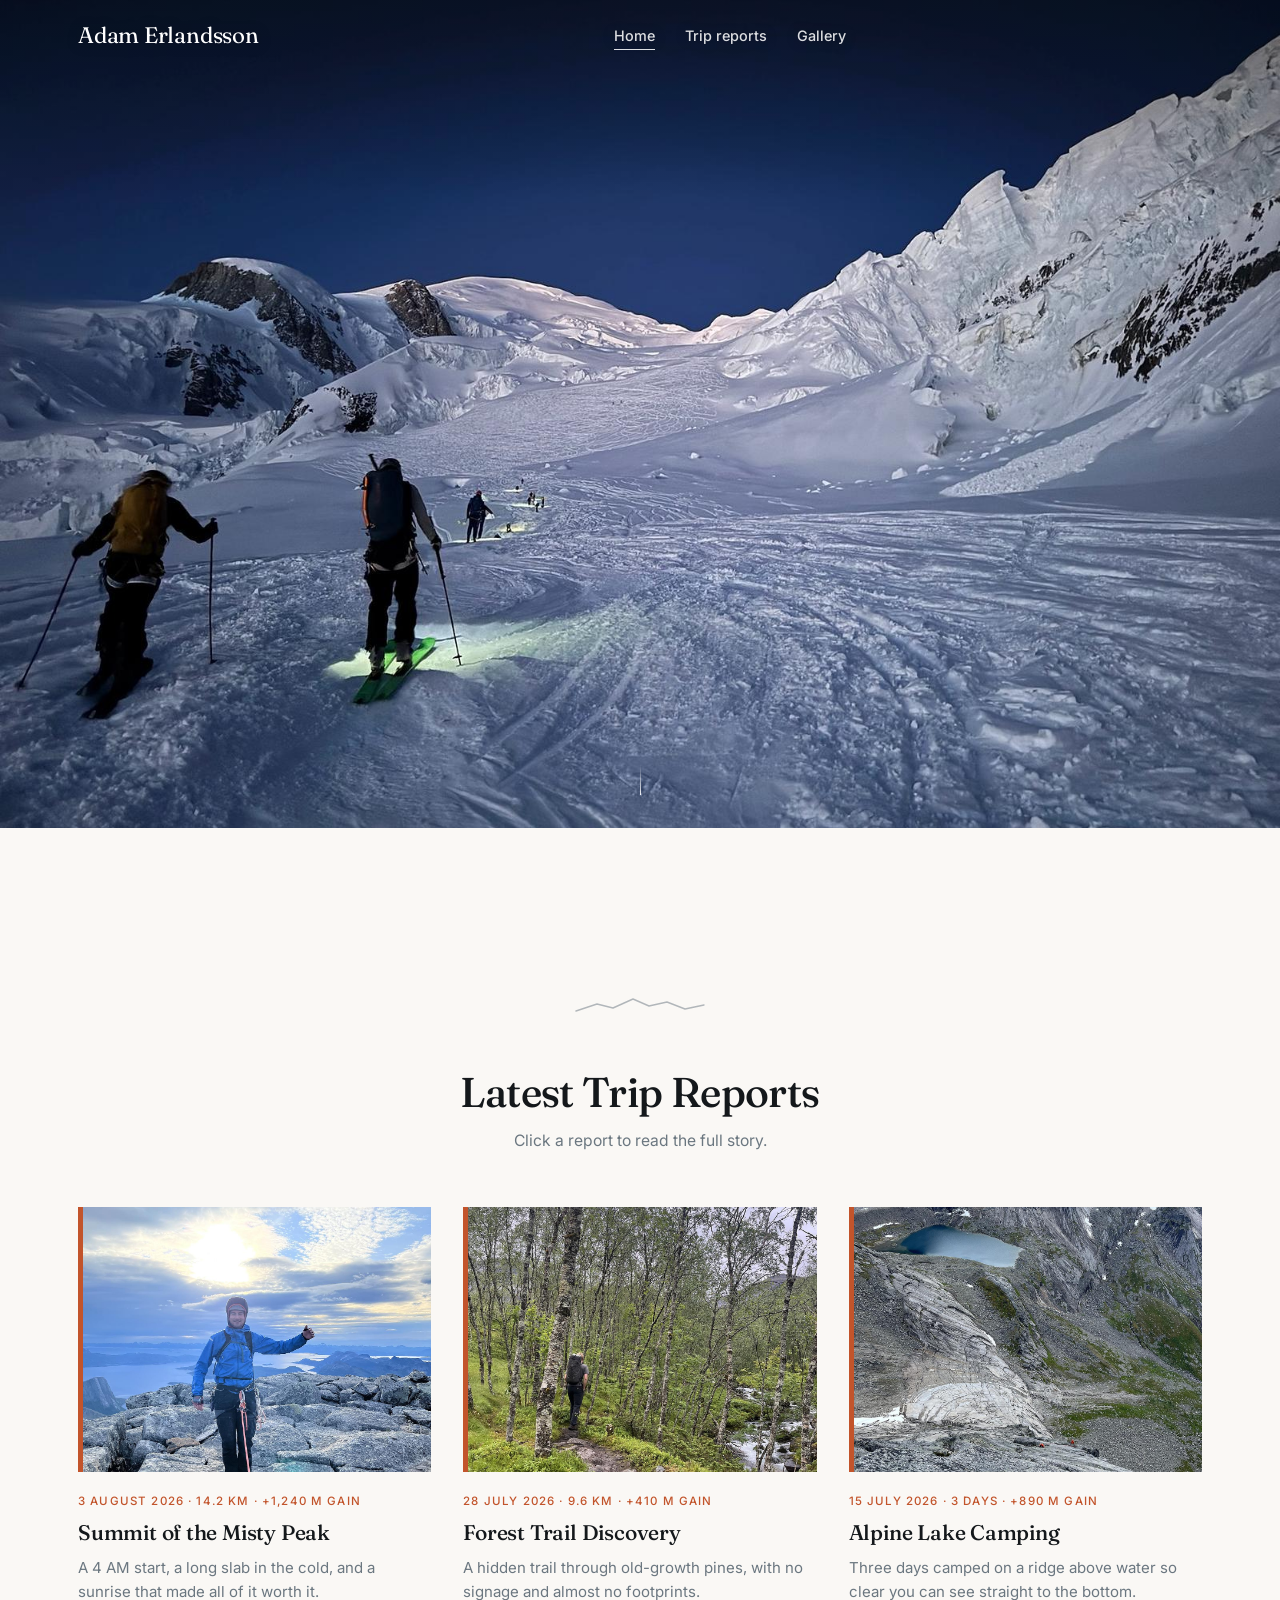
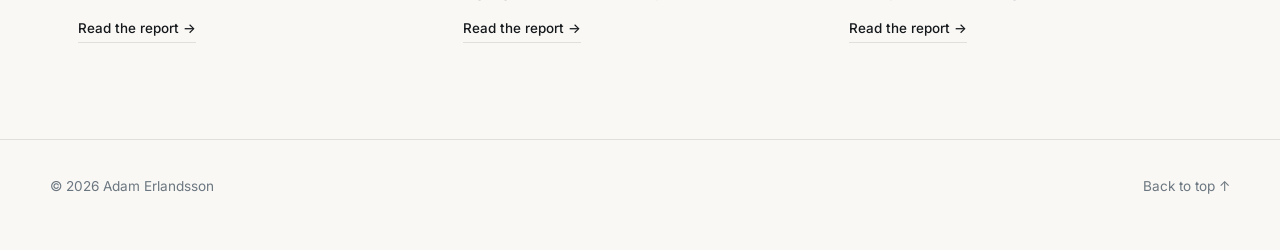
<file: index.html>
<!DOCTYPE html>
<html lang="en">
<head>
<meta charset="UTF-8">
<meta name="viewport" content="width=device-width, initial-scale=1">
<title>Adam Erlandsson — Mountain Adventures</title>
<meta name="description" content="A running log of summits, trails, and the sky above them.">

<meta property="og:title" content="Adam Erlandsson — Mountain Adventures">
<meta property="og:description" content="A running log of summits, trails, and the sky above them.">
<meta property="og:image" content="images/wall-above-the-tarn.jpg">
<meta property="og:type" content="website">
<meta name="theme-color" content="#faf8f5">

<link rel="icon" href="data:image/svg+xml,%3Csvg xmlns='http://www.w3.org/2000/svg' viewBox='0 0 32 32'%3E%3Crect width='32' height='32' rx='6' fill='%2314181b'/%3E%3Cpath d='M4 25 L12.5 9 L17 17.5 L20.5 11 L28 25 Z' fill='%23faf8f5'/%3E%3Cpath d='M12.5 9 L15.2 14 L9.8 14 Z' fill='%23c25a2e'/%3E%3C/svg%3E">

<link rel="preconnect" href="https://fonts.googleapis.com">
<link rel="preconnect" href="https://fonts.gstatic.com" crossorigin>
<link href="https://fonts.googleapis.com/css2?family=Fraunces:opsz,wght@9..144,400;9..144,500;9..144,600&family=Inter:wght@400;500;600&display=swap" rel="stylesheet">
<link rel="stylesheet" href="style.css">
</head>
<body data-page="home">

<noscript>
  <div class="noscript">This site needs JavaScript switched on to show the photos and reports.</div>
</noscript>

<script src="content.js"></script>
<script src="site.js"></script>
</body>
</html>
</file>
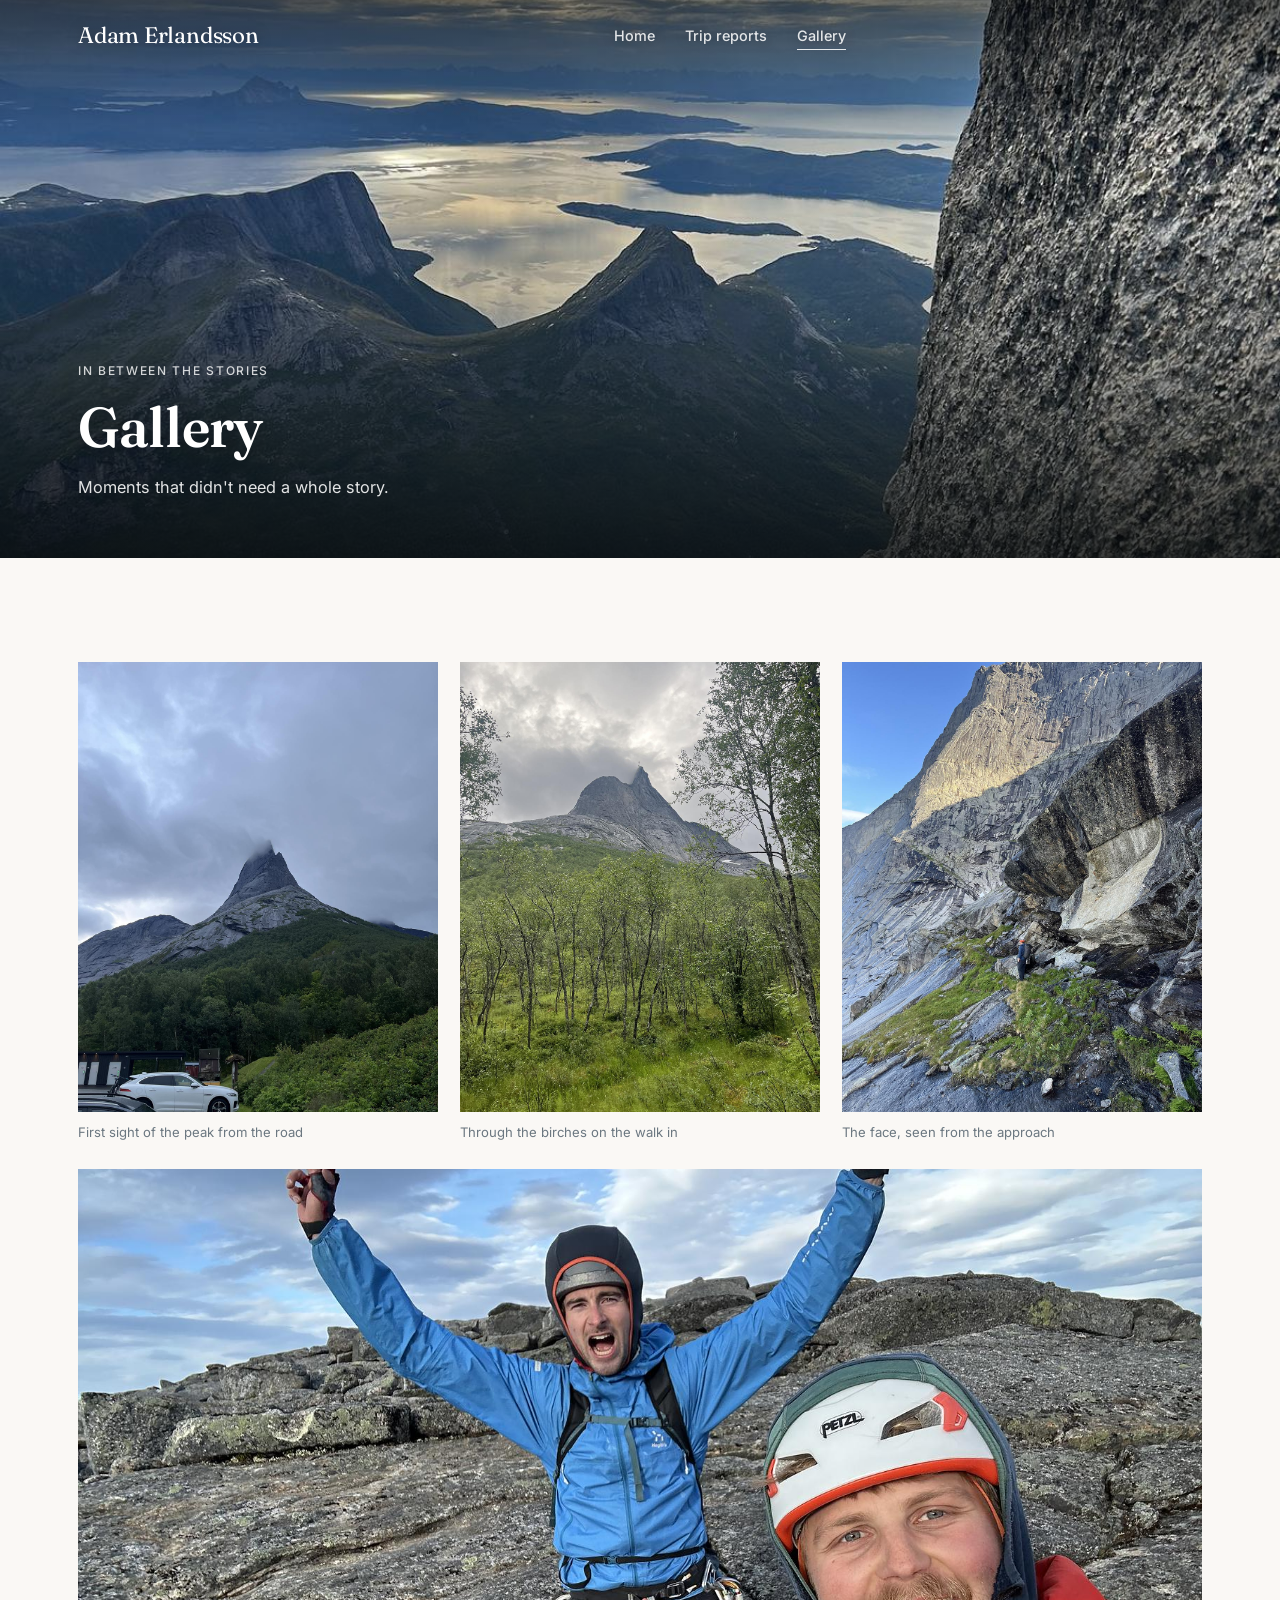
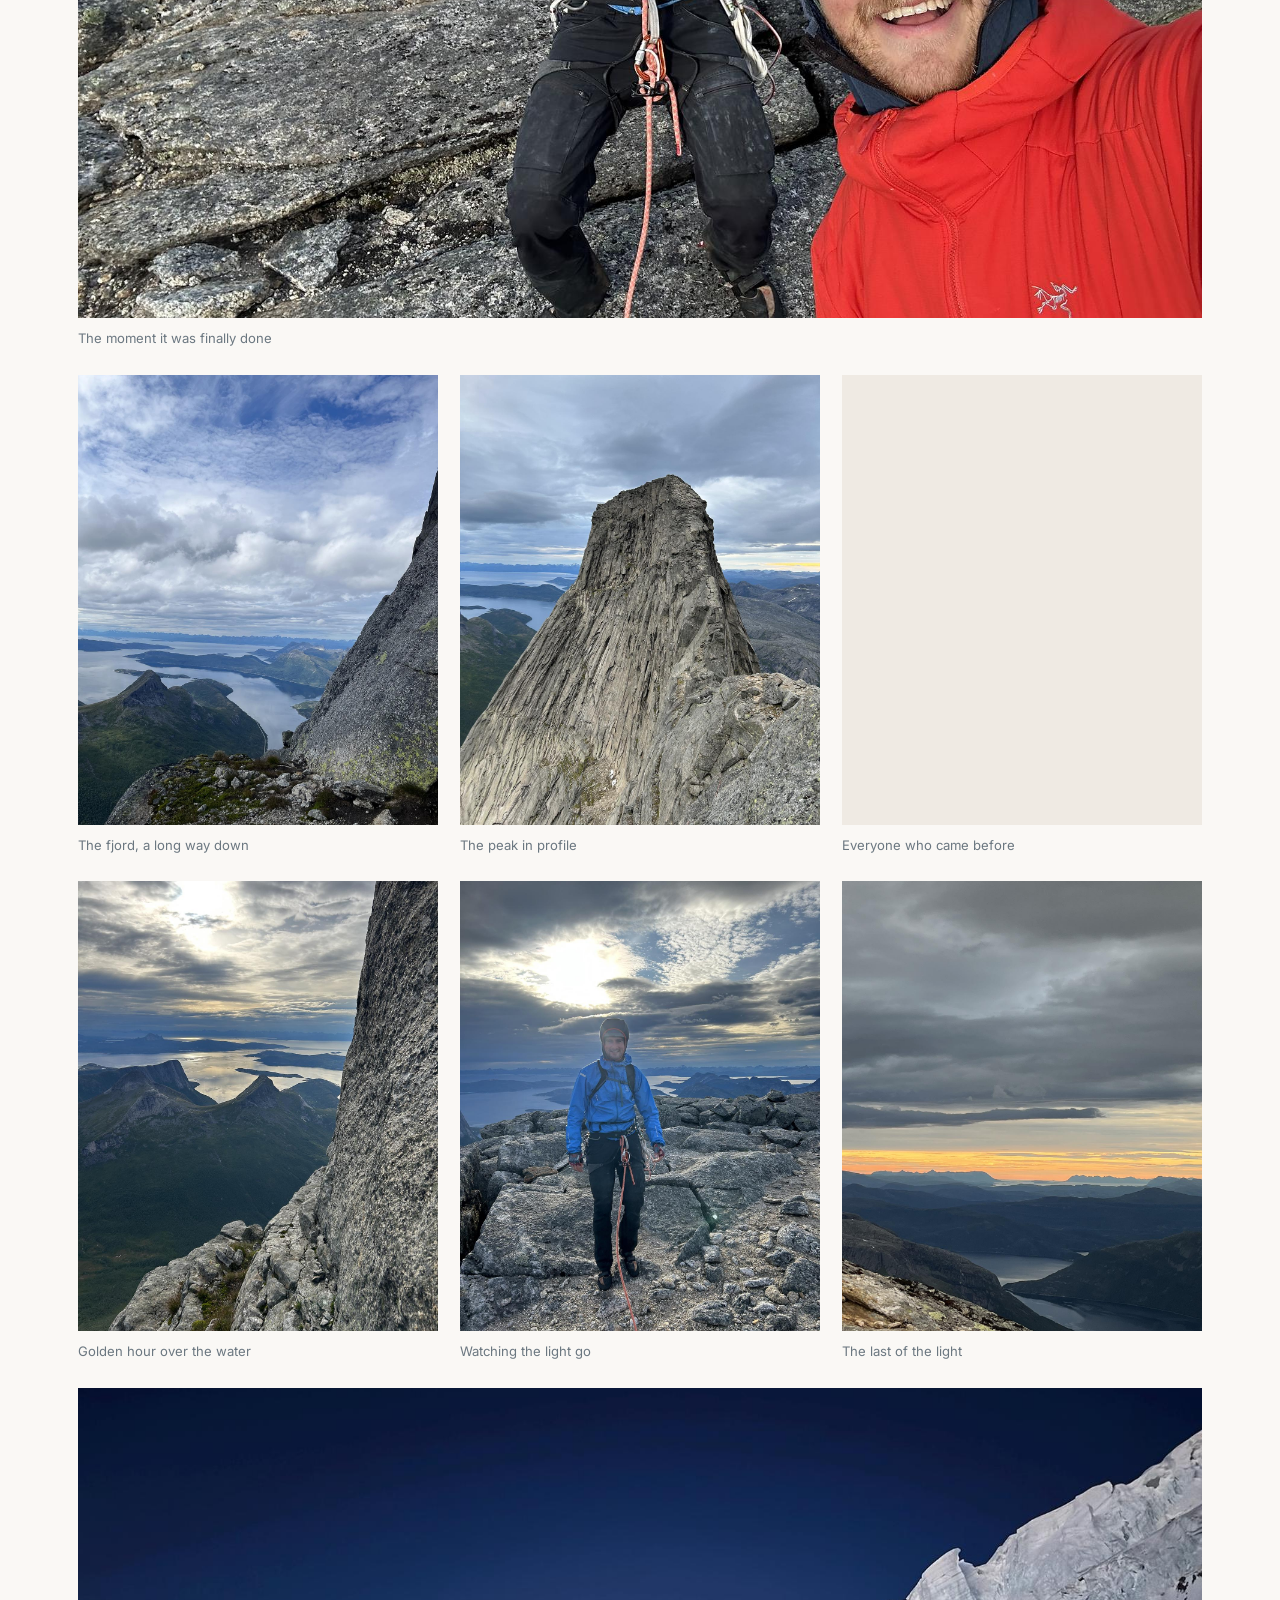
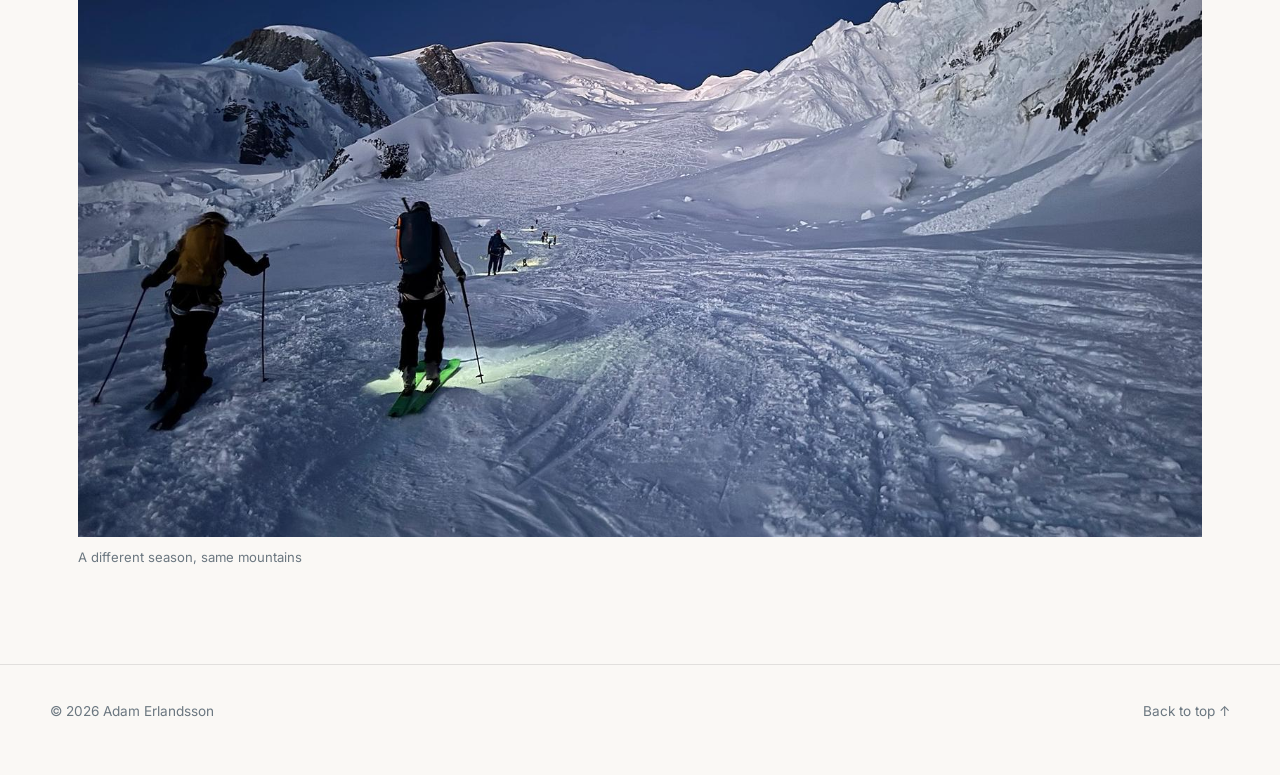
<file: gallery.html>
<!DOCTYPE html>
<html lang="en">
<head>
<meta charset="UTF-8">
<meta name="viewport" content="width=device-width, initial-scale=1">
<title>Gallery — Adam Erlandsson</title>
<meta name="description" content="">

<meta property="og:title" content="Gallery — Adam Erlandsson">
<meta property="og:description" content="Moments from the mountains that didn't need a whole story.">
<meta property="og:image" content="images/summit-celebration.jpg">
<meta property="og:type" content="website">
<meta name="theme-color" content="#faf8f5">

<link rel="icon" href="data:image/svg+xml,%3Csvg xmlns='http://www.w3.org/2000/svg' viewBox='0 0 32 32'%3E%3Crect width='32' height='32' rx='6' fill='%2314181b'/%3E%3Cpath d='M4 25 L12.5 9 L17 17.5 L20.5 11 L28 25 Z' fill='%23faf8f5'/%3E%3Cpath d='M12.5 9 L15.2 14 L9.8 14 Z' fill='%23c25a2e'/%3E%3C/svg%3E">

<link rel="preconnect" href="https://fonts.googleapis.com">
<link rel="preconnect" href="https://fonts.gstatic.com" crossorigin>
<link href="https://fonts.googleapis.com/css2?family=Fraunces:opsz,wght@9..144,400;9..144,500;9..144,600&family=Inter:wght@400;500;600&display=swap" rel="stylesheet">
<link rel="stylesheet" href="style.css">
</head>
<body data-page="gallery">

<noscript>
  <div class="noscript">This site needs JavaScript switched on to show the photos and reports.</div>
</noscript>

<script src="content.js"></script>
<script src="site.js"></script>
</body>
</html>
</file>
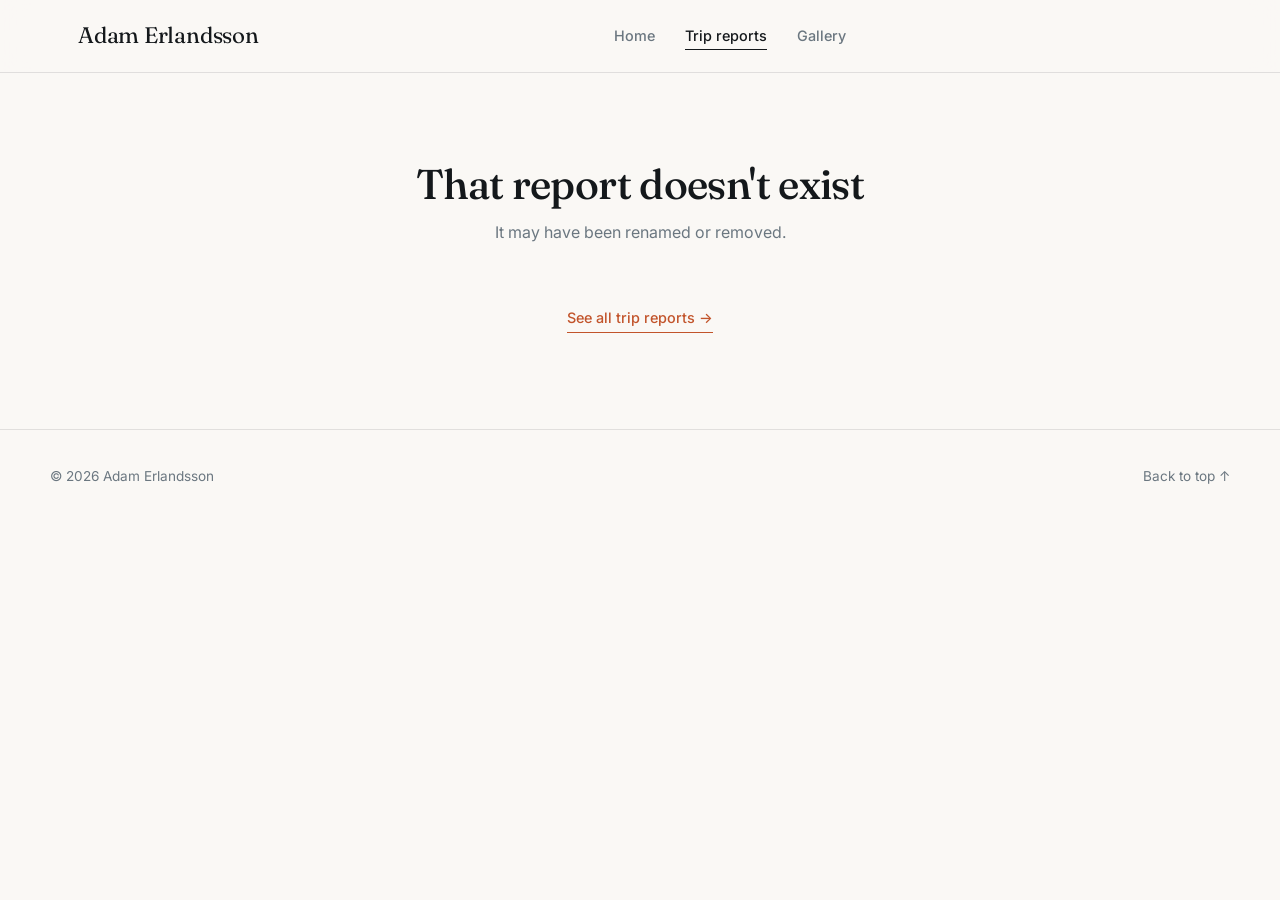
<file: report.html>
<!DOCTYPE html>
<html lang="en">
<head>
<meta charset="UTF-8">
<meta name="viewport" content="width=device-width, initial-scale=1">
<title>Trip report — Adam Erlandsson</title>
<meta name="description" content="A logged mountain adventure.">

<meta property="og:title" content="Trip report — Adam Erlandsson">
<meta property="og:type" content="article">
<meta name="theme-color" content="#faf8f5">

<link rel="icon" href="data:image/svg+xml,%3Csvg xmlns='http://www.w3.org/2000/svg' viewBox='0 0 32 32'%3E%3Crect width='32' height='32' rx='6' fill='%2314181b'/%3E%3Cpath d='M4 25 L12.5 9 L17 17.5 L20.5 11 L28 25 Z' fill='%23faf8f5'/%3E%3Cpath d='M12.5 9 L15.2 14 L9.8 14 Z' fill='%23c25a2e'/%3E%3C/svg%3E">

<link rel="preconnect" href="https://fonts.googleapis.com">
<link rel="preconnect" href="https://fonts.gstatic.com" crossorigin>
<link href="https://fonts.googleapis.com/css2?family=Fraunces:opsz,wght@9..144,400;9..144,500;9..144,600&family=Inter:wght@400;500;600&display=swap" rel="stylesheet">
<link rel="stylesheet" href="style.css">
</head>
<body data-page="report">

<noscript>
  <div class="noscript">This site needs JavaScript switched on to show the photos and reports.</div>
</noscript>

<script src="content.js"></script>
<script src="site.js"></script>
</body>
</html>
</file>
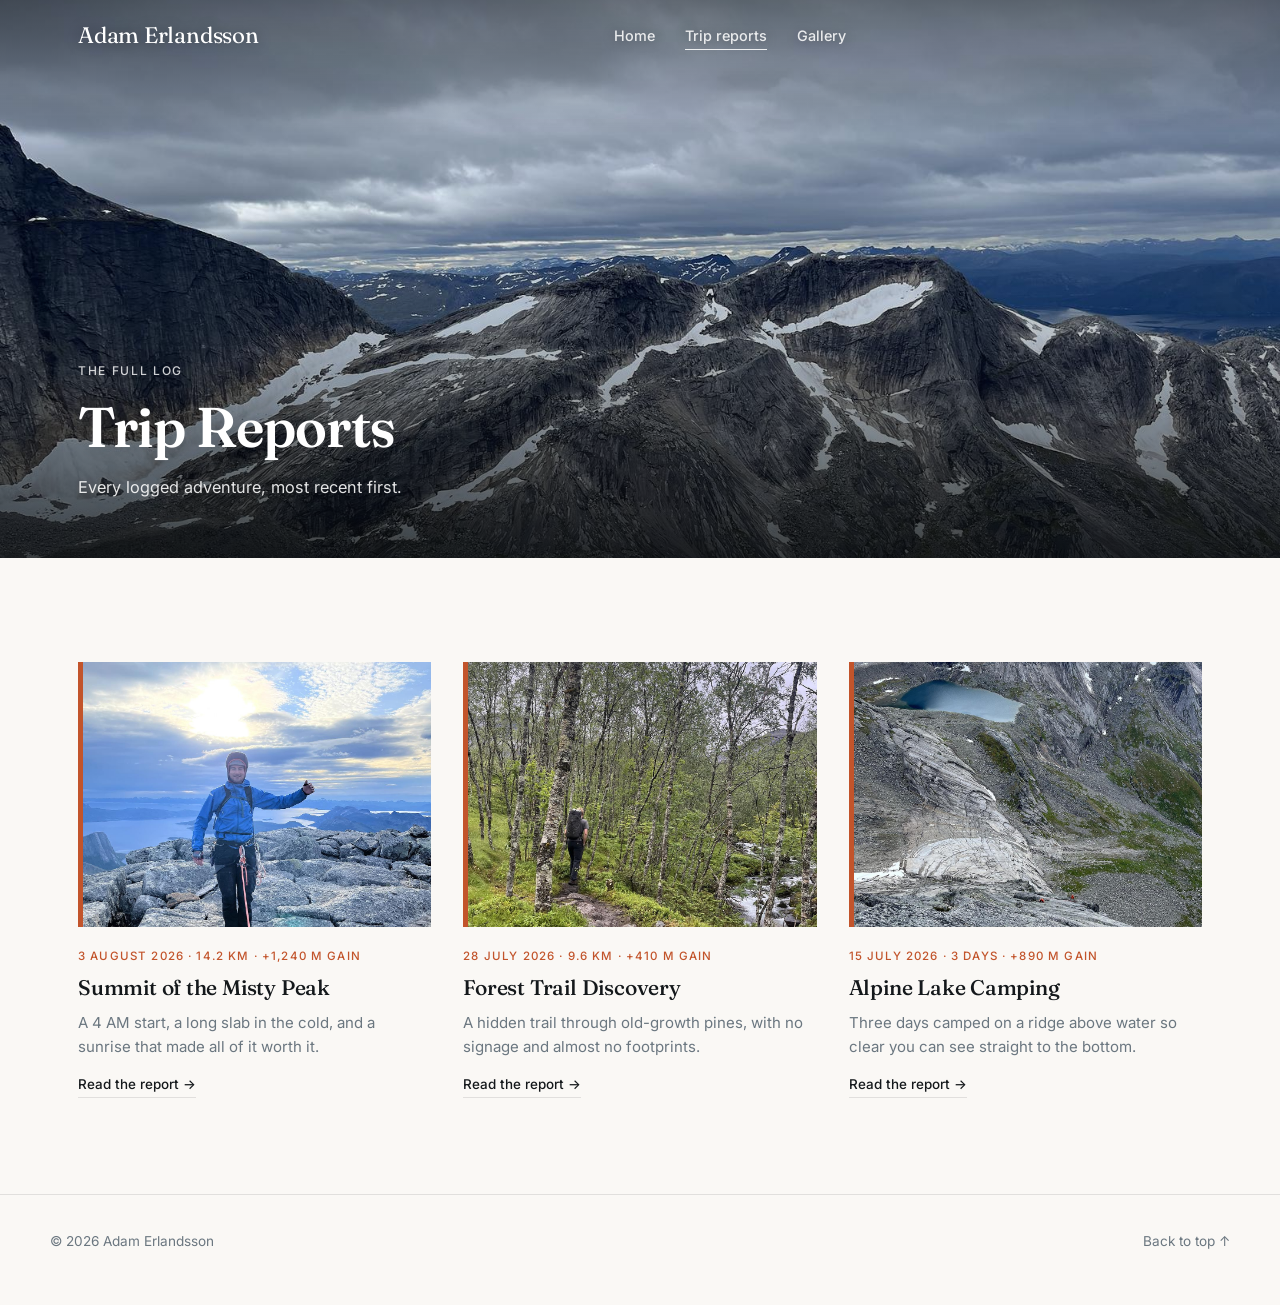
<file: trip-reports.html>
<!DOCTYPE html>
<html lang="en">
<head>
<meta charset="UTF-8">
<meta name="viewport" content="width=device-width, initial-scale=1">
<title>Trip Reports — Adam Erlandsson</title>
<meta name="description" content="All logged mountain adventures, most recent first.">

<meta property="og:title" content="Trip Reports — Adam Erlandsson">
<meta property="og:description" content="All logged mountain adventures, most recent first.">
<meta property="og:image" content="images/tarn-and-snowfield.jpg">
<meta property="og:type" content="website">
<meta name="theme-color" content="#faf8f5">

<link rel="icon" href="data:image/svg+xml,%3Csvg xmlns='http://www.w3.org/2000/svg' viewBox='0 0 32 32'%3E%3Crect width='32' height='32' rx='6' fill='%2314181b'/%3E%3Cpath d='M4 25 L12.5 9 L17 17.5 L20.5 11 L28 25 Z' fill='%23faf8f5'/%3E%3Cpath d='M12.5 9 L15.2 14 L9.8 14 Z' fill='%23c25a2e'/%3E%3C/svg%3E">

<link rel="preconnect" href="https://fonts.googleapis.com">
<link rel="preconnect" href="https://fonts.gstatic.com" crossorigin>
<link href="https://fonts.googleapis.com/css2?family=Fraunces:opsz,wght@9..144,400;9..144,500;9..144,600&family=Inter:wght@400;500;600&display=swap" rel="stylesheet">
<link rel="stylesheet" href="style.css">
</head>
<body data-page="trips">

<noscript>
  <div class="noscript">This site needs JavaScript switched on to show the photos and reports.</div>
</noscript>

<script src="content.js"></script>
<script src="site.js"></script>
</body>
</html>
</file>
<file: style.css>
/* ==========================================================================
   style.css — the look of the site.

   The colours, sizes and spacing all come from the values in :root just
   below. Change one there and it updates everywhere.
   ========================================================================== */

:root{
  /* colours */
  --paper:    #faf8f5;   /* page background */
  --paper-2:  #efeae3;   /* photo placeholder / quiet fills */
  --ink:      #14181b;   /* headings */
  --ink-2:    #39434a;   /* body copy */
  --muted:    #6b7780;   /* meta, secondary text */
  --line:     rgba(20,24,27,.11);
  --accent:   #c2542b;   /* the one accent colour */

  /* measurements */
  --maxw:     1180px;    /* widest content */
  --textw:    650px;     /* comfortable reading width */
  --gutter:   28px;
  --nav-h:    72px;

  /* motion */
  --ease:     cubic-bezier(.22,.7,.2,1);
}

*, *::before, *::after{ box-sizing:border-box; }
html, body, h1, h2, h3, p, figure, figcaption, ul, li{ margin:0; padding:0; }
ul{ list-style:none; }

html{
  scroll-behavior:smooth;
  scroll-padding-top:var(--nav-h);
  -webkit-text-size-adjust:100%;
}

body{
  font-family:'Inter',-apple-system,BlinkMacSystemFont,'Segoe UI',sans-serif;
  background:var(--paper);
  color:var(--ink);
  font-size:16px;
  line-height:1.6;
  -webkit-font-smoothing:antialiased;
  -moz-osx-font-smoothing:grayscale;
  overflow-x:hidden;
}
body.no-scroll{ overflow:hidden; }

img{ display:block; max-width:100%; }
a{ color:inherit; }
button{ font:inherit; color:inherit; }

::selection{ background:var(--accent); color:var(--paper); }

:focus-visible{
  outline:2px solid var(--accent);
  outline-offset:3px;
  border-radius:2px;
}

.display{
  font-family:'Fraunces','Iowan Old Style',Georgia,serif;
  font-optical-sizing:auto;
  font-weight:500;
  letter-spacing:-.015em;
  line-height:1.1;
}

.noscript{
  padding:120px var(--gutter);
  text-align:center;
  color:var(--muted);
}

/* --------------------------------------------------------------------------
   Nav — floats over the header photo, turns solid once you scroll past it
   -------------------------------------------------------------------------- */
.nav{
  position:fixed;
  top:0; left:0; right:0;
  z-index:60;
  height:var(--nav-h);
  display:flex;
  align-items:center;
  transition:background .35s var(--ease), box-shadow .35s var(--ease), backdrop-filter .35s;
}
.nav-inner{
  width:100%;
  max-width:var(--maxw);
  margin:0 auto;
  padding:0 var(--gutter);
  display:flex;
  align-items:center;
  justify-content:space-between;
  gap:24px;
}

.nav-name{
  font-family:'Fraunces','Iowan Old Style',Georgia,serif;
  font-optical-sizing:auto;
  font-weight:400;
  font-size:1.4rem;
  letter-spacing:-.01em;
  text-decoration:none;
  white-space:nowrap;
  color:#fff;
  text-shadow:0 1px 14px rgba(0,0,0,.4);
  transition:color .35s var(--ease), text-shadow .35s var(--ease);
}

.nav-links{ display:flex; gap:30px; }
.nav-links a{
  position:relative;
  font-size:.9rem;
  font-weight:500;
  white-space:nowrap;
  text-decoration:none;
  color:rgba(255,255,255,.86);
  text-shadow:0 1px 12px rgba(0,0,0,.38);
  padding:6px 0;
  transition:color .25s var(--ease), text-shadow .35s var(--ease);
}
/* the underline grows from the middle */
.nav-links a::after{
  content:"";
  position:absolute;
  left:0; right:0; bottom:0;
  height:1px;
  background:currentColor;
  transform:scaleX(0);
  transform-origin:50% 50%;
  transition:transform .3s var(--ease);
}
.nav-links a:hover{ color:#fff; }
.nav-links a:hover::after,
.nav-links a.is-active::after{ transform:scaleX(1); }

.nav-social{ display:flex; gap:9px; }
.nav-social a{
  width:36px; height:36px;
  display:grid; place-items:center;
  border:1.4px solid rgba(255,255,255,.55);
  border-radius:50%;
  color:#fff;
  transition:background .25s var(--ease), color .25s var(--ease),
             border-color .25s var(--ease), transform .25s var(--ease);
}
.nav-social a:hover{ background:#fff; border-color:#fff; color:var(--ink); transform:translateY(-1px); }
.nav-social svg{ width:15px; height:15px; }

/* solid state */
.nav.is-solid{
  background:rgba(250,248,245,.88);
  -webkit-backdrop-filter:saturate(180%) blur(14px);
  backdrop-filter:saturate(180%) blur(14px);
  box-shadow:0 1px 0 var(--line);
}
.nav.is-solid .nav-name{ color:var(--ink); text-shadow:none; }
.nav.is-solid .nav-links a{ color:var(--muted); text-shadow:none; }
.nav.is-solid .nav-links a:hover,
.nav.is-solid .nav-links a.is-active{ color:var(--ink); }
.nav.is-solid .nav-social a{ border-color:var(--line); color:var(--muted); }
.nav.is-solid .nav-social a:hover{ background:var(--ink); border-color:var(--ink); color:var(--paper); }

/* --------------------------------------------------------------------------
   Hero
   -------------------------------------------------------------------------- */
.hero{
  position:relative;
  height:min(92vh,880px);
  min-height:480px;
  overflow:hidden;
  background:var(--paper-2);
}
.hero--sub{ height:min(62vh,560px); min-height:380px; }

.hero img{
  width:100%; height:100%;
  object-fit:cover;
  opacity:0;
  transform:scale(1.03);
  transition:opacity 1s var(--ease), transform 1.4s var(--ease);
}
.hero img.is-loaded{ opacity:1; transform:none; }

/* top scrim keeps the nav readable over any photo */
.hero::before{
  content:"";
  position:absolute; inset:0; z-index:1;
  background:linear-gradient(to bottom, rgba(8,11,13,.5) 0%, rgba(8,11,13,0) 24%);
  pointer-events:none;
}
.hero.has-caption::after{
  content:"";
  position:absolute; inset:0; z-index:1;
  background:linear-gradient(to top, rgba(8,11,13,.78) 0%, rgba(8,11,13,.2) 42%, rgba(8,11,13,0) 66%);
  pointer-events:none;
}

.hero-text{
  position:absolute; left:0; right:0; bottom:0; z-index:2;
  max-width:var(--maxw);
  margin:0 auto;
  padding:0 var(--gutter) 58px;
  color:#fff;
}
.eyebrow{
  display:block;
  font-size:.75rem;
  font-weight:500;
  letter-spacing:.14em;
  text-transform:uppercase;
  color:rgba(255,255,255,.8);
  margin-bottom:16px;
}
.hero-text h1{
  font-size:clamp(2.5rem,6vw,4.7rem);
  font-weight:600;
  max-width:16ch;
  text-shadow:0 2px 30px rgba(0,0,0,.3);
}
.hero--sub .hero-text h1{ font-size:clamp(2.1rem,5vw,3.5rem); }
.hero-text p{
  max-width:46ch;
  margin-top:16px;
  font-size:1.02rem;
  color:rgba(255,255,255,.88);
}
.hero-stats{
  font-size:.84rem !important;
  letter-spacing:.06em;
  text-transform:uppercase;
  color:rgba(255,255,255,.75) !important;
}

/* small "keep scrolling" cue */
.scroll-cue{
  position:absolute; z-index:3;
  left:50%; bottom:26px;
  transform:translateX(-50%);
  width:26px; height:44px;
  display:grid; place-items:center;
}
.scroll-cue span{
  display:block;
  width:1px; height:30px;
  background:linear-gradient(to bottom, rgba(255,255,255,0), rgba(255,255,255,.9));
  animation:cue 2.4s var(--ease) infinite;
}
@keyframes cue{
  0%{ transform:scaleY(.2); transform-origin:top; opacity:0; }
  40%{ transform:scaleY(1); transform-origin:top; opacity:1; }
  70%{ transform:scaleY(1); transform-origin:bottom; opacity:1; }
  100%{ transform:scaleY(.2); transform-origin:bottom; opacity:0; }
}

/* --------------------------------------------------------------------------
   Layout blocks
   -------------------------------------------------------------------------- */
.section{
  max-width:var(--maxw);
  margin:0 auto;
  padding:104px var(--gutter) 96px;
}
.report-photos{ padding-top:24px; }

.intro{
  max-width:760px;
  margin:0 auto;
  text-align:center;
}
.intro p{
  font-size:clamp(1.35rem,2.7vw,1.85rem);
  font-weight:400;
  line-height:1.42;
  color:var(--ink);
  letter-spacing:-.01em;
}

/* the quiet elevation-profile rule */
.rule{
  display:flex;
  justify-content:center;
  padding:64px 0 56px;
}
.rule svg{ width:132px; height:18px; overflow:visible; }
.rule path{
  fill:none;
  stroke:var(--muted);
  stroke-width:1.4;
  stroke-linecap:round;
  stroke-linejoin:round;
  opacity:.5;
}

.section-head{
  text-align:center;
  margin-bottom:54px;
}
.section-head h2{ font-size:clamp(1.85rem,3.4vw,2.6rem); }
.section-head p{ margin-top:12px; color:var(--muted); font-size:.98rem; }

.section-cta{ text-align:center; margin-top:60px; }
.section-cta a{
  display:inline-block;
  font-size:.9rem;
  font-weight:500;
  text-decoration:none;
  color:var(--accent);
  padding-bottom:3px;
  border-bottom:1px solid currentColor;
}
.section-cta a span{ display:inline-block; transition:transform .25s var(--ease); }
.section-cta a:hover span{ transform:translateX(4px); }
.all-link{ margin-top:44px; margin-bottom:96px; }

/* --------------------------------------------------------------------------
   Photo frames — fixed shapes so the page never jumps while loading
   -------------------------------------------------------------------------- */
.frame{
  display:block;
  position:relative;
  overflow:hidden;
  background:var(--paper-2);
}
/* if a file name is wrong, show the broken image rather than a silent grey box */
.frame.is-broken img, .hero.is-broken img{ opacity:1; }
.frame img{
  width:100%; height:100%;
  object-fit:cover;
  opacity:0;
  transition:opacity .7s var(--ease), transform .7s var(--ease);
}
.frame img.is-loaded{ opacity:1; }
.r-4x3{ aspect-ratio:4/3; }
.r-4x5{ aspect-ratio:4/5; }
.r-3x2{ aspect-ratio:3/2; }

/* --------------------------------------------------------------------------
   Trip report cards
   -------------------------------------------------------------------------- */
.card-grid{
  display:grid;
  grid-template-columns:repeat(auto-fill,minmax(300px,1fr));
  gap:52px 32px;
}
.card{
  display:block;
  text-decoration:none;
  color:inherit;
}
.card .frame::before{
  content:"";
  position:absolute;
  left:0; top:0; bottom:0;
  width:5px;
  background:var(--accent);
  z-index:2;
  transition:width .35s var(--ease);
}
.card:hover .frame::before{ width:9px; }
.card:hover .frame img{ transform:scale(1.045); }

.card-body{ padding-top:20px; }
.card-meta{
  font-size:.72rem;
  font-weight:500;
  letter-spacing:.1em;
  text-transform:uppercase;
  color:var(--accent);
}
.card h3{
  font-family:'Fraunces','Iowan Old Style',Georgia,serif;
  font-optical-sizing:auto;
  font-weight:500;
  font-size:1.32rem;
  line-height:1.25;
  letter-spacing:-.01em;
  margin-top:9px;
}
.card-summary{
  margin-top:10px;
  font-size:.94rem;
  line-height:1.62;
  color:var(--muted);
}
.card-more{
  display:inline-block;
  margin-top:14px;
  font-size:.84rem;
  font-weight:500;
  color:var(--ink);
  border-bottom:1px solid var(--line);
  padding-bottom:2px;
  transition:color .25s var(--ease), border-color .25s var(--ease);
}
.card-more span{ display:inline-block; transition:transform .25s var(--ease); }
.card:hover .card-more{ color:var(--accent); border-color:var(--accent); }
.card:hover .card-more span{ transform:translateX(4px); }

/* --------------------------------------------------------------------------
   Photo grid (gallery + in-report photos)
   -------------------------------------------------------------------------- */
.tiles{
  display:grid;
  grid-template-columns:repeat(3,1fr);
  gap:26px 22px;
}
.tile{
  display:block;
  width:100%;
  padding:0;
  border:0;
  background:none;
  text-align:left;
  cursor:zoom-in;
  -webkit-appearance:none;
  appearance:none;
}
.tile--wide{ grid-column:1 / -1; }
.tile:hover .frame img{ transform:scale(1.04); }
.tile-caption{
  display:block;
  margin-top:11px;
  font-size:.82rem;
  line-height:1.5;
  color:var(--muted);
  transition:color .25s var(--ease);
}
.tile:hover .tile-caption{ color:var(--ink); }

/* --------------------------------------------------------------------------
   Report body
   -------------------------------------------------------------------------- */
.prose{
  max-width:var(--textw);
  margin:0 auto;
  padding:84px var(--gutter) 0;
}
.prose p{
  font-size:1.06rem;
  line-height:1.8;
  color:var(--ink-2);
  margin-bottom:22px;
}
/* the opening paragraph reads a touch larger */
.prose p:first-child{
  font-size:1.22rem;
  line-height:1.68;
  color:var(--ink);
}
.prose p:last-child{ margin-bottom:0; }

.pager{
  max-width:var(--textw);
  margin:80px auto 0;
  padding:30px var(--gutter) 0;
  border-top:1px solid var(--line);
  display:flex;
  justify-content:space-between;
  gap:24px;
}
.pager a{
  display:block;
  max-width:46%;
  text-decoration:none;
  transition:color .25s var(--ease);
}
.pager a.is-right{ text-align:right; margin-left:auto; }
.pager-dir{
  display:block;
  font-size:.7rem;
  font-weight:500;
  letter-spacing:.1em;
  text-transform:uppercase;
  color:var(--muted);
  margin-bottom:6px;
}
.pager-title{
  font-family:'Fraunces','Iowan Old Style',Georgia,serif;
  font-optical-sizing:auto;
  font-size:1.02rem;
  line-height:1.3;
  color:var(--ink);
  transition:color .25s var(--ease);
}
.pager a:hover .pager-title{ color:var(--accent); }

.missing{ padding-top:calc(var(--nav-h) + 90px); text-align:center; }
.missing h1{ font-size:clamp(1.9rem,4vw,2.6rem); }
.missing p{ margin-top:12px; color:var(--muted); }

/* --------------------------------------------------------------------------
   Footer
   -------------------------------------------------------------------------- */
footer{
  border-top:1px solid var(--line);
  padding:36px var(--gutter) 52px;
}
.foot-inner{
  max-width:var(--maxw);
  margin:0 auto;
  display:flex;
  justify-content:space-between;
  align-items:center;
  gap:16px;
  flex-wrap:wrap;
  font-size:.85rem;
  color:var(--muted);
}
.to-top{ text-decoration:none; transition:color .25s var(--ease); }
.to-top span{ display:inline-block; transition:transform .25s var(--ease); }
.to-top:hover{ color:var(--accent); }
.to-top:hover span{ transform:translateY(-3px); }

/* --------------------------------------------------------------------------
   Lightbox
   -------------------------------------------------------------------------- */
.lightbox{
  position:fixed; inset:0; z-index:100;
  background:rgba(10,12,14,.95);
  -webkit-backdrop-filter:blur(6px);
  backdrop-filter:blur(6px);
  display:grid;
  place-items:center;
  padding:60px 68px;
  animation:lb-in .25s var(--ease);
}
.lightbox[hidden]{ display:none; }
@keyframes lb-in{ from{ opacity:0 } to{ opacity:1 } }

.lb-stage{
  display:flex;
  flex-direction:column;
  align-items:center;
  gap:16px;
  max-width:100%;
  max-height:100%;
}
.lb-stage img{
  max-width:min(1100px,92vw);
  max-height:80vh;
  width:auto; height:auto;
  object-fit:contain;
}
.lb-stage figcaption{
  display:flex;
  align-items:baseline;
  gap:14px;
  color:rgba(255,255,255,.82);
  font-size:.88rem;
}
.lb-count{
  font-size:.74rem;
  letter-spacing:.1em;
  color:rgba(255,255,255,.45);
}

.lightbox button{
  position:absolute;
  background:none;
  border:0;
  color:rgba(255,255,255,.75);
  cursor:pointer;
  line-height:1;
  transition:color .2s var(--ease), transform .2s var(--ease);
}
.lightbox button:hover{ color:#fff; }
.lb-close{ top:20px; right:24px; font-size:2.2rem; }
.lb-prev, .lb-next{ top:50%; transform:translateY(-50%); font-size:3rem; padding:10px 14px; }
.lb-prev{ left:10px; }
.lb-next{ right:10px; }
.lb-prev:hover{ transform:translateY(-50%) translateX(-3px); }
.lb-next:hover{ transform:translateY(-50%) translateX(3px); }

/* --------------------------------------------------------------------------
   Reveal on scroll
   -------------------------------------------------------------------------- */
.reveal{
  opacity:0;
  transform:translateY(18px);
  transition:opacity .75s var(--ease), transform .75s var(--ease);
}
.reveal.is-in{ opacity:1; transform:none; }

/* --------------------------------------------------------------------------
   Responsive
   -------------------------------------------------------------------------- */
@media (max-width:960px){
  .tiles{ grid-template-columns:repeat(2,1fr); }
  .section{ padding:84px var(--gutter) 76px; }
}

@media (max-width:760px){
  :root{ --gutter:20px; --nav-h:64px; }
  .nav-links{ gap:20px; }
  .nav-links a{ font-size:.85rem; }
  .nav-name{ font-size:1.2rem; }
  .nav-social{ display:none; }
  /* less aggressive crop on tall phone screens */
  .hero{ height:min(72vh,620px); }
  .hero--sub{ height:min(52vh,440px); }
  .hero-text{ padding-bottom:44px; }
  .card-grid{ gap:44px 24px; }
  .prose{ padding-top:60px; }
  .prose p:first-child{ font-size:1.14rem; }
  .rule{ padding:48px 0 40px; }
}

@media (max-width:560px){
  :root{ --gutter:16px; }
  .nav-name{ font-size:1.05rem; }
  .nav-links{ gap:14px; }
  .nav-links a{ font-size:.79rem; }
  .tiles{ grid-template-columns:1fr; }
  .tile--wide{ grid-column:auto; }
  .lightbox{ padding:56px 16px; }
  .lb-prev, .lb-next{ font-size:2.2rem; }
  .lb-prev{ left:-2px; }
  .lb-next{ right:-2px; }
  .pager{ flex-direction:column; gap:26px; }
  .pager a, .pager a.is-right{ max-width:100%; text-align:left; margin-left:0; }
  .foot-inner{ justify-content:center; text-align:center; }
}

/* --------------------------------------------------------------------------
   Respect "reduce motion"
   -------------------------------------------------------------------------- */
@media (prefers-reduced-motion:reduce){
  *, *::before, *::after{
    animation-duration:.01ms !important;
    animation-iteration-count:1 !important;
    transition-duration:.01ms !important;
  }
  html{ scroll-behavior:auto; }
  .reveal{ opacity:1; transform:none; }
  .hero img{ opacity:1; transform:none; }
  .frame img{ opacity:1; }
  /* keep the scroll hint visible as a static mark */
  .scroll-cue span{ animation:none; opacity:.8; transform:none; }
}
</file>
